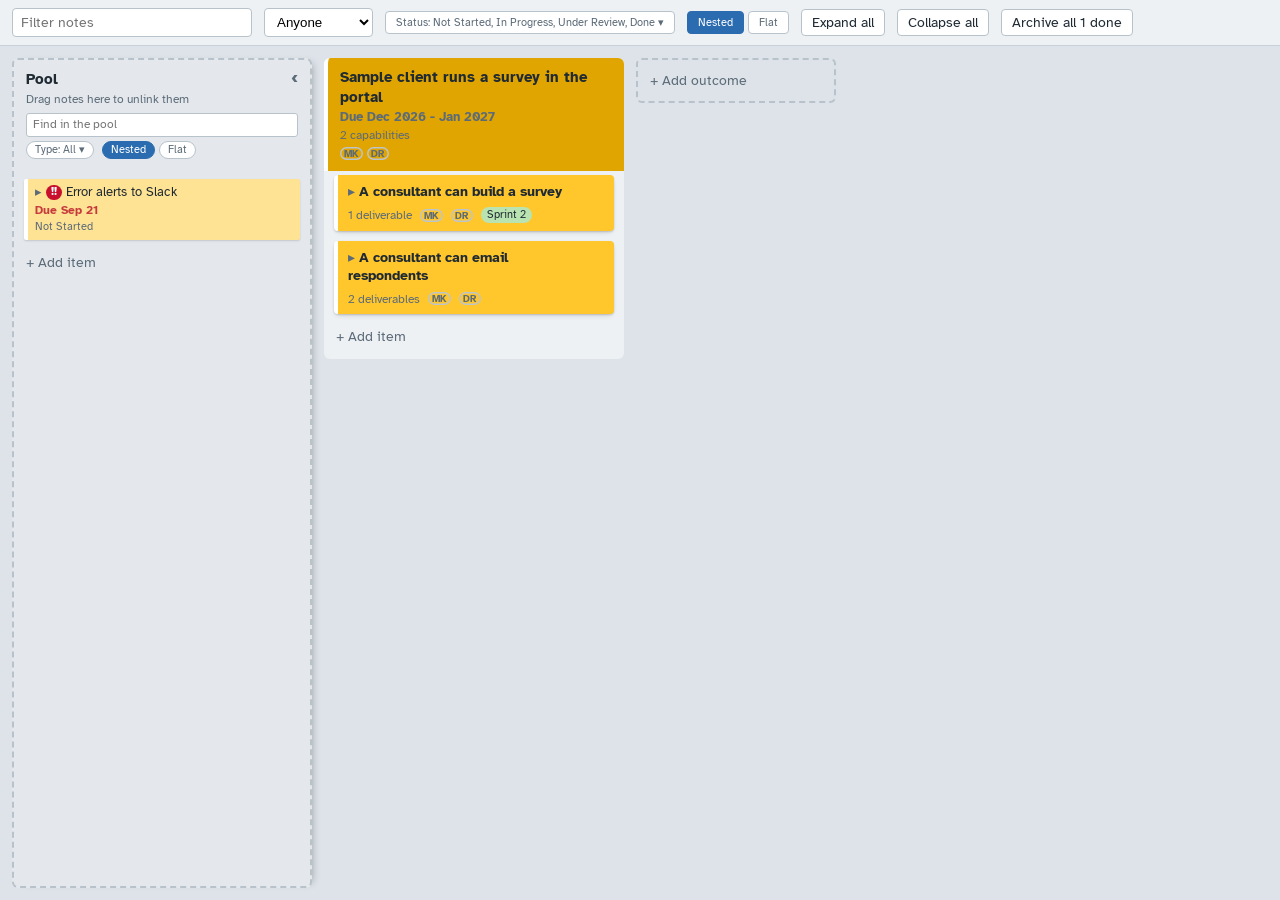
<file: outcome-board-dev/index.html>
<!doctype html>
<html lang="en">
  <head>
    <meta charset="utf-8" />
    <meta name="viewport" content="width=device-width, initial-scale=1" />
    <title>Link board</title>
    <link rel="preconnect" href="https://fonts.googleapis.com" />
    <link
      rel="stylesheet"
      href="https://fonts.googleapis.com/css2?family=Atkinson+Hyperlegible:ital,wght@0,400;0,700;1,400&display=swap"
    />
    <link rel="stylesheet" href="style.css" />
    <script src="https://docs.getgrist.com/grist-plugin-api.js"></script>
  </head>
  <body>
    <header class="toolbar">
      <input
        id="search"
        type="search"
        placeholder="Filter notes"
        aria-label="Filter notes"
      />
      <select id="who" aria-label="Show what someone is on">
        <option value="">Anyone</option>
      </select>
      <span id="statusMenu" data-hide="Dropped,Tabled,Paused,Archived"></span>
      <span class="type-chips">
        <button
          type="button"
          class="type-chip"
          data-listview="nested"
          aria-pressed="true"
          title="Each list shows its cards, with what's under them"
        >
          Nested
        </button>
        <button
          type="button"
          class="type-chip"
          data-listview="flat"
          aria-pressed="false"
          title="Each list shows everything under it that the filters let through, each on its own"
        >
          Flat
        </button>
      </span>
      <button id="expandAll" type="button">Expand all</button>
      <button id="collapseAll" type="button">Collapse all</button>
      <button id="archiveDone" type="button">Archive all done</button>
      <span id="archiveConfirm" class="archive-confirm" hidden></span>
      <span id="status" class="status" role="status" aria-live="polite"></span>
    </header>
    <main id="board" class="board" tabindex="-1"></main>
    <aside id="pane" class="pane" hidden></aside>
    <div id="toast" class="toast" role="status" aria-live="polite"></div>
    <script src="mock.js"></script>
    <script type="module" src="board.js"></script>
    <!-- index.html?test runs the tests (see test.js) -->
    <script type="module">
      if (new URLSearchParams(location.search).has("test")) import("./test.js");
    </script>
  </body>
</html>
</file>
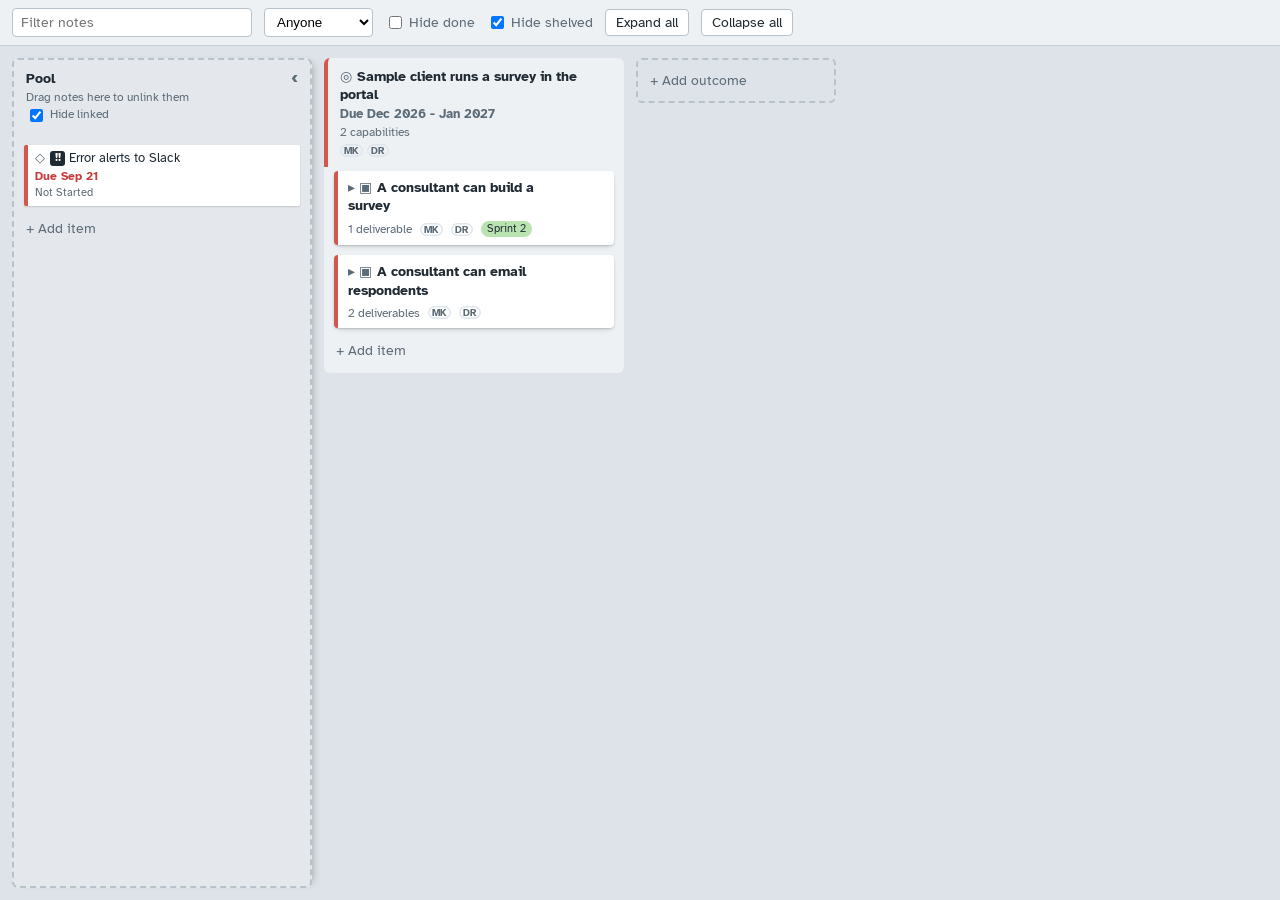
<file: outcome-board-spint-prog/index.html>
<!doctype html>
<html lang="en">
  <head>
    <meta charset="utf-8" />
    <meta name="viewport" content="width=device-width, initial-scale=1" />
    <title>Link board</title>
    <link rel="preconnect" href="https://fonts.googleapis.com" />
    <link
      rel="stylesheet"
      href="https://fonts.googleapis.com/css2?family=Atkinson+Hyperlegible:ital,wght@0,400;0,700;1,400&display=swap"
    />
    <link rel="stylesheet" href="style.css" />
    <script src="https://docs.getgrist.com/grist-plugin-api.js"></script>
  </head>
  <body>
    <header class="toolbar">
      <input
        id="search"
        type="search"
        placeholder="Filter notes"
        aria-label="Filter notes"
      />
      <select id="who" aria-label="Show what someone is on">
        <option value="">Anyone</option>
      </select>
      <label class="toggle"
        ><input id="hideDone" type="checkbox" /> Hide done</label
      >
      <label class="toggle" title="Hide tabled and archived items"
        ><input id="hideShelved" type="checkbox" checked /> Hide shelved</label
      >
      <button id="expandAll" type="button">Expand all</button>
      <button id="collapseAll" type="button">Collapse all</button>
      <span id="status" class="status" role="status" aria-live="polite"></span>
    </header>
    <main id="board" class="board" tabindex="-1"></main>
    <aside id="pane" class="pane" hidden></aside>
    <div id="toast" class="toast" role="status" aria-live="polite"></div>
    <script src="mock.js"></script>
    <script type="module" src="board.js"></script>
    <!-- index.html?test runs the tests (see test.js) -->
    <script type="module">
      if (new URLSearchParams(location.search).has("test")) import("./test.js");
    </script>
  </body>
</html>
</file>
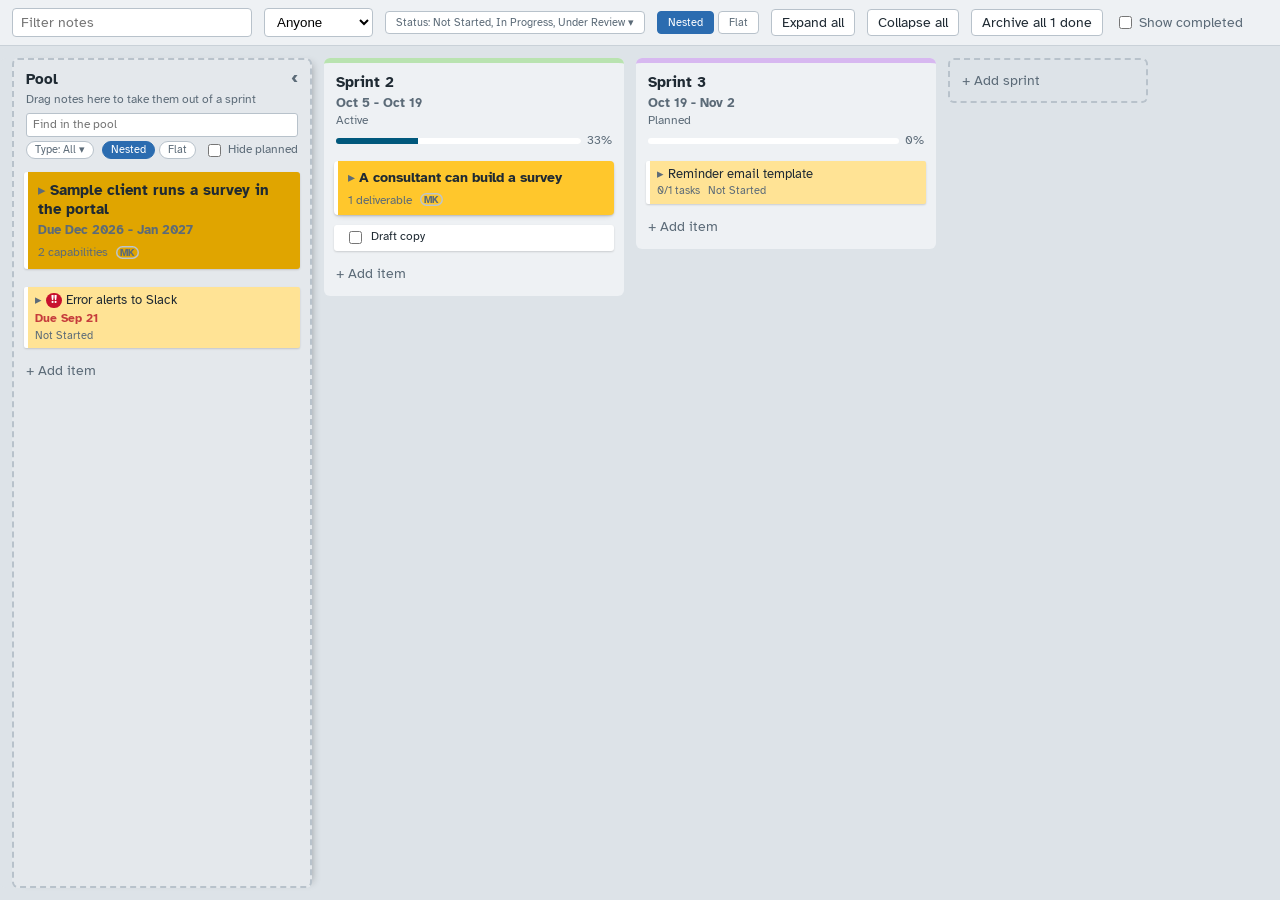
<file: outcome-board-dev/sprints.html>
<!doctype html>
<html lang="en">
  <head>
    <meta charset="utf-8" />
    <meta name="viewport" content="width=device-width, initial-scale=1" />
    <title>Sprints</title>
    <link rel="preconnect" href="https://fonts.googleapis.com" />
    <link
      rel="stylesheet"
      href="https://fonts.googleapis.com/css2?family=Atkinson+Hyperlegible:ital,wght@0,400;0,700;1,400&display=swap"
    />
    <link rel="stylesheet" href="style.css" />
    <script src="https://docs.getgrist.com/grist-plugin-api.js"></script>
  </head>
  <body class="sprints-page">
    <header class="toolbar">
      <input
        id="search"
        type="search"
        placeholder="Filter notes"
        aria-label="Filter notes"
      />
      <select id="who" aria-label="Show what someone is on">
        <option value="">Anyone</option>
      </select>
      <span
        id="statusMenu"
        data-hide="Dropped,Tabled,Paused,Done,Archived"
      ></span>
      <span class="type-chips">
        <button
          type="button"
          class="type-chip"
          data-listview="nested"
          aria-pressed="true"
          title="Each list shows its cards, with what's under them"
        >
          Nested
        </button>
        <button
          type="button"
          class="type-chip"
          data-listview="flat"
          aria-pressed="false"
          title="Each list shows everything under it that the filters let through, each on its own"
        >
          Flat
        </button>
      </span>
      <button id="expandAll" type="button">Expand all</button>
      <button id="collapseAll" type="button">Collapse all</button>
      <button id="archiveDone" type="button">Archive all done</button>
      <span id="archiveConfirm" class="archive-confirm" hidden></span>
      <label class="toggle"
        ><input id="showCompleted" type="checkbox" /> Show completed</label
      >
      <span id="status" class="status" role="status" aria-live="polite"></span>
    </header>
    <main id="board" class="board" tabindex="-1"></main>
    <aside id="pane" class="pane" hidden></aside>
    <div id="toast" class="toast" role="status" aria-live="polite"></div>
    <script src="mock.js"></script>
    <script type="module" src="sprints.js"></script>
    <!-- sprints.html?test runs the tests (see test.js) -->
    <script type="module">
      if (new URLSearchParams(location.search).has("test")) import("./test.js");
    </script>
  </body>
</html>
</file>
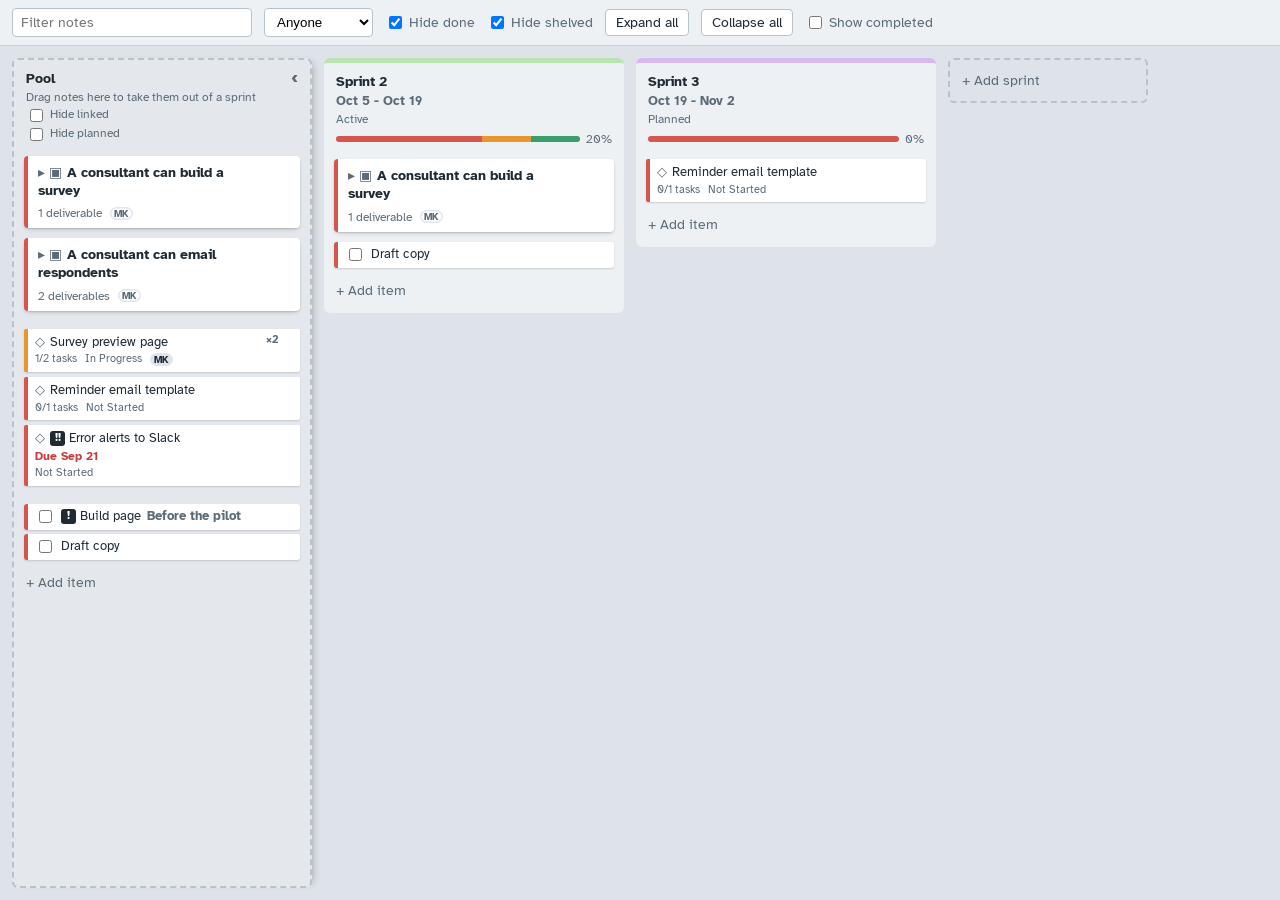
<file: outcome-board-spint-prog/sprints.html>
<!doctype html>
<html lang="en">
  <head>
    <meta charset="utf-8" />
    <meta name="viewport" content="width=device-width, initial-scale=1" />
    <title>Sprints</title>
    <link rel="preconnect" href="https://fonts.googleapis.com" />
    <link
      rel="stylesheet"
      href="https://fonts.googleapis.com/css2?family=Atkinson+Hyperlegible:ital,wght@0,400;0,700;1,400&display=swap"
    />
    <link rel="stylesheet" href="style.css" />
    <script src="https://docs.getgrist.com/grist-plugin-api.js"></script>
  </head>
  <body class="sprints-page">
    <header class="toolbar">
      <input
        id="search"
        type="search"
        placeholder="Filter notes"
        aria-label="Filter notes"
      />
      <select id="who" aria-label="Show what someone is on">
        <option value="">Anyone</option>
      </select>
      <label class="toggle"
        ><input id="hideDone" type="checkbox" checked /> Hide done</label
      >
      <label class="toggle" title="Hide tabled and archived items"
        ><input id="hideShelved" type="checkbox" checked /> Hide shelved</label
      >
      <button id="expandAll" type="button">Expand all</button>
      <button id="collapseAll" type="button">Collapse all</button>
      <label class="toggle"
        ><input id="showCompleted" type="checkbox" /> Show completed</label
      >
      <span id="status" class="status" role="status" aria-live="polite"></span>
    </header>
    <main id="board" class="board" tabindex="-1"></main>
    <aside id="pane" class="pane" hidden></aside>
    <div id="toast" class="toast" role="status" aria-live="polite"></div>
    <script src="mock.js"></script>
    <script type="module" src="sprints.js"></script>
    <!-- sprints.html?test runs the tests (see test.js) -->
    <script type="module">
      if (new URLSearchParams(location.search).has("test")) import("./test.js");
    </script>
  </body>
</html>
</file>
<file: outcome-board-dev/style.css>
:root {
  /* !important: grist-plugin-api.js sets color-scheme inline to match the Grist theme, which
     turns unstyled inputs dark gray; the widget's colors are all light. */
  color-scheme: light !important;
  --board: #dde3e8;
  --lane: #eef1f4;
  --ink: #1f2a33;
  --muted: #5c6b78;
  /* card backgrounds ramp by level so they're told apart: dark yellow (outcome) to white (task) */
  --card-o: #e0a500;
  --card-c: #ffc72c;
  --card-d: #ffe395;
  --card-t: #ffffff;
  --card-edge: #d5dbe0;
  --chip: #e8ecf0;
  --select: #2b6cb0;
  --danger: #c63c3c;
  /* item statuses, white (not started) to dark blue (done) */
  --st-not-started: #ffffff;
  --st-progress: #7fd6e3;
  --st-review: #00aec7;
  --st-done: #00587c;
  --st-dropped: #b8c2cb; /* gray: dropped work isn't on that scale */
  --urgent: #c8102e;
  font-family: "Atkinson Hyperlegible", "Segoe UI", system-ui, sans-serif;
  font-size: 14px;
  color: var(--ink);
}
* {
  box-sizing: border-box;
}
body {
  margin: 0;
  height: 100vh;
  display: flex;
  flex-direction: column;
  background: var(--board);
  overflow: hidden;
}
button,
input {
  font: inherit;
  color: inherit;
}
/* `ticked` text in names (see rich() in core.js) */
code {
  font-family: Consolas, "Cascadia Mono", ui-monospace, monospace;
  font-size: 0.92em;
  background: var(--ink);
  color: #fff;
  padding: 0 0.3em;
  border-radius: 3px;
  -webkit-box-decoration-break: clone;
  box-decoration-break: clone;
}

.toolbar {
  display: flex;
  flex-wrap: wrap;
  gap: 8px 12px;
  align-items: center;
  padding: 8px 12px;
  background: var(--lane);
  border-bottom: 1px solid #c9d1d8;
}
.toolbar input[type="search"],
.toolbar select {
  padding: 5px 8px;
  border: 1px solid #b8c2cb;
  border-radius: 4px;
  background: #fff;
}
.toolbar input[type="search"] {
  width: 240px;
}
.toolbar button {
  padding: 4px 10px;
  border: 1px solid #b8c2cb;
  border-radius: 4px;
  background: #fff;
  cursor: pointer;
}
/* "Archive done" (view.js archiveButton): its label says where, so a long name is cut short; and the
   question it asks first */
#archiveDone {
  max-width: 22em;
  overflow: hidden;
  text-overflow: ellipsis;
  white-space: nowrap;
}
.archive-confirm {
  display: flex;
  gap: 6px;
  align-items: center;
}
.archive-confirm[hidden] {
  display: none;
}
.archive-confirm .danger {
  background: var(--danger);
  border-color: var(--danger);
  color: #fff;
}
.toggle {
  display: flex;
  gap: 4px;
  align-items: center;
  color: var(--muted);
}
.status {
  margin-left: auto;
  color: var(--muted);
}

.board {
  flex: 1;
  transition: margin-right 0.15s;
  display: flex;
  gap: 12px;
  padding: 12px;
  overflow-x: auto;
  align-items: flex-start;
  outline: none;
}
.lane {
  flex: 0 0 300px;
  min-width: 0; /* every list stays 300px wide: what's in it wraps instead */
  overflow-wrap: anywhere; /* even a long unbroken word, e.g. a file name */
  max-height: 100%;
  display: flex;
  flex-direction: column;
  background: var(--lane);
  border-radius: 6px;
}
.lane.unlinked {
  background: #e4e8ec;
  border: 2px dashed #b8c2cb;
  position: sticky; /* the pool stays put while the other lists scroll sideways */
  left: 0;
  z-index: 1;
  align-self: stretch; /* full height, so nothing shows under it */
  box-shadow:
    -12px 0 0 var(--board),
    6px 0 8px -6px rgba(0, 0, 0, 0.3); /* the first covers the board's left margin */
}
.lane-head {
  padding: 10px 12px 8px;
  font-size: 15px;
  font-weight: 700;
  line-height: 1.3;
  cursor: pointer;
  border-radius: 6px 6px 0 0;
}
/* the pool's collapse button (at the pool's top right: the pool is position: sticky), and the strip
   it collapses to (view.js poolHTML) */
.pool-x {
  position: absolute;
  top: 6px;
  right: 6px;
  border: none;
  background: none;
  color: var(--muted);
  font-size: 18px;
  line-height: 1;
  padding: 2px 6px;
  border-radius: 3px;
  cursor: pointer;
}
.pool-x:hover {
  background: rgba(0, 0, 0, 0.08);
}
.lane.unlinked.closed {
  flex-basis: 36px;
}
.lane.unlinked.closed > .lane-head {
  flex: 1;
  display: flex;
  flex-direction: column;
  align-items: center;
  gap: 6px;
  padding: 8px 0;
  color: var(--muted);
  font-size: 16px;
}
.lane.unlinked.closed .name {
  writing-mode: vertical-rl;
  font-size: 14px;
}
.lane-head .sub {
  display: block;
  font-weight: 400;
  color: var(--muted);
  font-size: 12px;
  margin-top: 2px;
}
/* the pool's own search box, type chips, and Nested / Flat (view.js poolHTML) */
.pool-tools {
  display: flex;
  flex-wrap: wrap;
  align-items: center;
  gap: 4px 8px;
  margin-top: 6px;
  font-size: 12px;
  font-weight: 400;
  cursor: default;
}
/* the Type menu: a button, and the list of levels it opens (like a spreadsheet's column filter) */
.check-menu {
  position: relative;
}
.menu-list {
  position: absolute;
  top: calc(100% + 2px);
  left: 0;
  z-index: 5;
  display: flex;
  flex-direction: column;
  gap: 2px;
  padding: 6px 10px;
  background: #fff;
  border: 1px solid #b8c2cb;
  border-radius: 4px;
  box-shadow: 0 2px 8px rgba(0, 0, 0, 0.2);
  white-space: nowrap;
}
.menu-list label {
  display: flex;
  gap: 6px;
  align-items: center;
  cursor: pointer;
}
.pool-tools input[type="search"] {
  flex-basis: 100%;
  font: inherit;
  padding: 3px 6px;
  border: 1px solid #b8c2cb;
  border-radius: 3px;
}
.lane-body {
  flex: 1;
  overflow-y: auto;
  padding: 4px 10px 10px;
  min-height: 60px;
  display: flex;
  flex-direction: column;
  gap: 10px;
}
.lane-body > * {
  flex-shrink: 0; /* a long list scrolls; its notes never squash (and overlap) */
}
.add {
  border: none;
  background: none;
  color: var(--muted);
  text-align: left;
  padding: 4px 2px;
  cursor: pointer;
}
.add:hover {
  color: var(--ink);
}
.add-lane {
  flex: 0 0 200px;
  padding: 12px;
  border: 2px dashed #b8c2cb;
  border-radius: 6px;
  background: none;
  color: var(--muted);
  cursor: pointer;
  text-align: left;
}

/* Item cards go down in size and weight with the level: outcome (a list header, or a card on the
   sprints page), capability (a card with a bold title), deliverable (a smaller note), task (a row).
   Their backgrounds ramp from dark yellow to white by level; what's under a card is indented along a
   guide line. */
.lane-head[data-type="O"][data-status] {
  background: var(--card-o);
}
.cap {
  position: relative;
  background: var(--card-c);
  border-radius: 4px;
  box-shadow:
    0 1px 2px rgba(0, 0, 0, 0.15),
    0 3px 6px -3px rgba(0, 0, 0, 0.2);
  padding: 8px 10px 8px;
  cursor: grab;
}
.cap .dels,
.cap .trows {
  margin-left: 6px;
  padding-left: 8px;
  border-left: 1px solid var(--card-edge);
}
.cap-title {
  font-weight: 700;
  line-height: 1.3;
  padding-right: 36px;
}
.meta {
  display: flex;
  flex-wrap: wrap;
  gap: 8px;
  margin-top: 6px;
  font-size: 12px;
  color: var(--muted);
  align-items: center;
}
.pill {
  font-size: 11px;
  padding: 0 6px;
  border-radius: 8px;
  background: rgba(0, 0, 0, 0.08);
}
.pill.ok {
  background: #cfeedd;
  color: #1d6b45;
}
/* a shelved item (Tabled or Archived), when shown */
.shelved {
  opacity: 0.55;
}
.pill.shelf {
  background: none;
  border: 1px dashed currentColor;
  font-style: italic;
}
.copies {
  position: absolute;
  top: 6px;
  right: 26px;
  font-size: 11px;
  font-weight: 700;
  color: var(--muted);
}
.x {
  position: absolute;
  top: 3px;
  right: 4px;
  width: 20px;
  height: 20px;
  border: none;
  background: none;
  color: var(--muted);
  cursor: pointer;
  border-radius: 3px;
  line-height: 1;
  opacity: 0;
}
.cap:hover > .x,
.del:hover > .x,
.task:hover > .x,
.cap:focus-within > .x {
  opacity: 1;
}
.x:hover {
  background: rgba(0, 0, 0, 0.1);
  color: var(--ink);
}
.chev {
  border: none;
  background: none;
  cursor: pointer;
  padding: 0 4px 0 0;
  color: var(--muted);
}
.dels {
  display: flex;
  flex-direction: column;
  gap: 5px;
  margin-top: 8px;
  min-height: 8px;
}
/* tasks linked directly to a capability or outcome (rows like the sprints page's) */
.trows {
  display: flex;
  flex-direction: column;
  gap: 4px;
  margin-top: 8px;
}

/* Deliverable small note */
.del {
  position: relative;
  background: var(--card-d);
  border-radius: 2px;
  padding: 5px 24px 5px 7px;
  font-size: 13px;
  line-height: 1.3;
  box-shadow: 0 1px 2px rgba(0, 0, 0, 0.15);
  cursor: pointer;
}
.del[data-status="Done"] {
  border-left-color: var(--st-done);
  color: var(--muted);
}
.del .meta {
  margin-top: 2px;
  font-size: 11px;
}
.del .copies {
  top: 4px;
  right: 22px;
}
.del.open {
  box-shadow: 0 0 0 2px var(--select);
}

/* Urgency (view.js urgHTML): ! for Elevated, !! for High, in a small round red chip before the name;
   blank = normal. A deeper red than the statuses' pale colors. */
.urgmark {
  display: inline-block;
  min-width: 1.45em;
  margin-right: 4px;
  padding: 0 4px;
  border-radius: 999px;
  background: var(--urgent);
  color: #fff;
  font-size: 0.85em;
  font-weight: 700;
  line-height: 1.35;
  text-align: center;
  vertical-align: 1px;
}
/* Status bar at the left of an item's card, note, or row, and of an outcome list's header (core.js
   statusOf: blank counts as Not Started); a sprint's progress bar stacks the same colors */
/* A shelved status shows the color of where it stopped: Tabled as Not Started, Paused as In
   Progress, Archived as Done; Dropped is gray. */
[data-status="Not Started"],
[data-status="Tabled"] {
  --st: var(--st-not-started);
}
[data-status="In Progress"],
[data-status="Paused"] {
  --st: var(--st-progress);
}
[data-status="Under Review"] {
  --st: var(--st-review);
}
[data-status="Done"],
[data-status="Archived"] {
  --st: var(--st-done);
}
[data-status="Dropped"] {
  --st: var(--st-dropped);
}
.lane-head[data-status],
.ocard[data-status],
.cap[data-status],
.del[data-status],
.trow[data-status],
.task[data-status] {
  border-left: 4px solid var(--st);
}
.cap.open,
.lane-head.open {
  box-shadow: 0 0 0 2px var(--select);
}

.selected {
  outline: 2px solid var(--select);
  outline-offset: 2px;
}
.twin {
  outline: 2px dashed var(--select);
  outline-offset: 2px;
}

.selected {
  outline-offset: -2px;
}
.dragging {
  opacity: 0.4;
}
.lane-marker {
  flex: 0 0 4px;
  align-self: stretch;
  background: var(--select);
  border-radius: 2px;
  margin: 0 -8px;
}
.lane-head[data-drag] {
  cursor: grab;
}
.drop-marker {
  height: 3px;
  background: var(--select);
  border-radius: 2px;
  margin: -2px 0;
}
.drop-into {
  box-shadow: 0 0 0 2px var(--select) !important;
}
.hidden {
  display: none !important;
}

.pane[hidden] {
  display: none;
}
body.pane-open .board,
body.pane-open .toolbar {
  margin-right: 360px; /* keep clear of the side pane */
}
/* Task pane */
.pane {
  position: fixed;
  top: 0;
  right: 0;
  bottom: 0;
  width: 360px;
  background: #fff;
  border-left: 1px solid #c9d1d8;
  box-shadow: -6px 0 18px rgba(0, 0, 0, 0.12);
  display: flex;
  flex-direction: column;
}
.pane-head {
  padding: 14px 16px 10px;
  border-bottom: 1px solid #e3e7eb;
  position: relative;
}
.pane-head .x {
  opacity: 1;
  top: 10px;
  right: 10px;
}
textarea.title {
  display: block;
  width: calc(100% - 28px);
  font: inherit;
  font-size: 16px;
  font-weight: 700;
  line-height: 1.3;
  border: 1px solid transparent;
  border-radius: 4px;
  padding: 2px 4px;
  margin: 0 0 6px -5px;
  resize: none;
  overflow: hidden;
  background: transparent;
  color: var(--ink);
}
/* In-place naming: a new note (+ Add ...) or a renamed task */
textarea.draft {
  display: block;
  width: 100%;
  font: inherit;
  line-height: 1.3;
  border: 1px solid #b8c2cb;
  border-radius: 3px;
  padding: 2px 4px;
  background: #fff;
  resize: none;
  overflow: hidden;
  outline: none;
}
.cap > textarea.draft,
.lane-head textarea.draft {
  font-weight: 700;
}
.task textarea.draft {
  flex: 1;
}
textarea.title:hover {
  border-color: #d5dbe0;
}
textarea.title:focus {
  border-color: #b8c2cb;
  background: #fff;
  outline: none;
}
.kind {
  font-size: 11px;
  text-transform: uppercase;
  letter-spacing: 0.06em;
  color: var(--muted);
  margin-bottom: 2px;
}
.summary {
  font-size: 12px;
  color: var(--muted);
  margin-top: 6px;
  display: flex;
  gap: 6px;
}
.fields {
  display: grid;
  grid-template-columns: 1fr 1fr;
  gap: 10px 14px;
  margin-top: 12px;
}
.field {
  display: flex;
  flex-direction: column;
  gap: 2px;
  font-size: 12px;
  color: var(--muted);
}
.field input,
.field select {
  padding: 4px 6px;
  border: 1px solid #b8c2cb;
  border-radius: 4px;
  background: #fff;
  color: var(--ink);
  font-size: 13px;
}
/* a checklist task's urgency button: empty (normal), ! or !! (click to cycle) */
.urg {
  flex: 0 0 22px;
  height: 16px;
  margin-top: 1px;
  border: 1px solid #aab5bf;
  border-radius: 3px;
  background: #fff;
  cursor: pointer;
  padding: 0;
  font-size: 11px;
  font-weight: 700;
  line-height: 1;
}
.urg[data-u="Elevated"],
.urg[data-u="High"] {
  background: var(--urgent);
  border-color: var(--urgent);
  color: #fff;
}
.teff {
  width: 58px;
  padding: 1px 4px;
  border: 1px solid transparent;
  border-radius: 3px;
  font-size: 12px;
  background: transparent;
  color: var(--muted);
}
.task:hover .teff,
.teff:focus {
  border-color: #b8c2cb;
  background: #fff;
}
.task .name {
  flex: 1;
  cursor: pointer; /* opens the task's side pane */
}
.task .name:hover {
  text-decoration: underline;
}
.pane-note {
  font-size: 12px;
  color: var(--muted);
  white-space: pre-wrap;
  margin-top: 6px;
}
.chips {
  display: flex;
  flex-wrap: wrap;
  gap: 4px;
  margin-top: 6px;
}
.chip {
  font-size: 11px;
  background: var(--chip);
  padding: 1px 6px;
  border-radius: 3px;
}
.chip label {
  color: var(--muted);
  white-space: nowrap;
}
.chip [data-open] {
  border: none;
  background: none;
  padding: 0;
  font: inherit;
  color: inherit;
  cursor: pointer;
  text-align: left;
}
.chip [data-open]:hover {
  text-decoration: underline;
}
.chip input {
  margin: 0 1px 0 4px;
  vertical-align: -2px;
}
.trow .pill,
.task .pill {
  align-self: center; /* "optional" on a task row */
}
/* Sprint pills: one color per sprint; outlined = inherited from a parent */
.sp {
  display: inline-block;
  max-width: 10em;
  padding: 0 6px;
  border-radius: 8px;
  background: var(--sp);
  color: var(--ink);
  font-size: 11px;
  line-height: 16px;
  white-space: nowrap;
  overflow: hidden;
  text-overflow: ellipsis;
  vertical-align: middle;
}
.sp.via {
  background: none;
  box-shadow: inset 0 0 0 1.5px var(--sp);
  color: var(--muted);
}
.progress {
  display: flex;
  align-items: center;
  gap: 6px;
  margin-top: 4px;
  font-size: 12px;
  font-weight: 400;
  color: var(--muted);
}
.progress .bar {
  flex: 1;
  display: flex;
  height: 6px;
  border-radius: 3px;
  background: rgba(0, 0, 0, 0.08);
  overflow: hidden;
}
.progress .bar span {
  height: 100%;
  background: var(--st);
}
.lane-head .sp {
  margin: 4px 4px 0 0;
}
.sp-x {
  border: none;
  background: none;
  padding: 0 0 0 4px;
  color: inherit;
  cursor: pointer;
}
.sprints {
  display: flex;
  flex-wrap: wrap;
  gap: 6px;
  align-items: center;
  margin-top: 8px;
  font-size: 12px;
}
.sprints .label {
  color: var(--muted);
}
.sprints .sp {
  max-width: none;
}
.sprints textarea.draft {
  flex: 1;
  min-width: 10em;
  width: auto;
}
.sprints select {
  font: inherit;
}
.task {
  flex-wrap: wrap; /* the assign and sprint menus and pills drop to a second line when the row is full */
}
.task .name {
  flex: 1 1 8em;
}
/* initials of the people an item is assigned to */
.who {
  font-size: 10px;
  font-weight: 700;
  padding: 0 4px;
  border-radius: 8px;
  background: #bcc5ce; /* shows on every card color, white to dark yellow */
  color: var(--ink);
  align-self: center;
}
.who.via {
  background: none;
  box-shadow: inset 0 0 0 1.5px #bcc5ce;
  color: var(--muted);
}
.lane-head .who {
  margin-right: 4px;
}
.people {
  display: flex;
  gap: 12px;
  padding: 4px 0;
  color: var(--ink);
}
.field .people input {
  width: auto; /* checkboxes, not full-width text boxes */
  margin: 0 3px 0 0;
}
.tsprints {
  order: 1; /* after the trash button, so that stays on the first line */
  display: flex;
  flex-wrap: wrap;
  gap: 4px;
  align-items: center;
}
.task select {
  flex: none;
  max-width: 7.5em;
  font-size: 12px;
  border: 1px solid transparent;
  border-radius: 3px;
  background: transparent;
  color: var(--muted);
}
.task:hover select,
.task select:focus {
  border-color: #b8c2cb;
  background: #fff;
}
.tasks {
  flex: 1;
  overflow-y: auto;
  padding: 8px 10px;
  display: flex;
  flex-direction: column;
  gap: 2px;
}
.task {
  position: relative;
  display: flex;
  gap: 8px;
  align-items: flex-start;
  padding: 5px 26px 5px 6px;
  font-size: 13px;
  border-radius: 3px;
  cursor: grab;
}
.task:hover {
  background: #f2f4f6;
}
.task input {
  margin-top: 2px;
}
.task.done .name {
  text-decoration: line-through;
  color: var(--muted);
}
.task.hit {
  background: #d6e6f7; /* matches the filter */
}
.trash {
  flex: 0 0 18px;
  height: 18px;
  padding: 0;
  border: none;
  background: none;
  color: var(--muted);
  cursor: pointer;
  opacity: 0;
}
.task:hover > .trash,
.trash:focus {
  opacity: 1;
}
.trash:hover {
  color: var(--danger);
}
/* Delete: pane footer button and the inline confirmation (pane or task row) */
.pane-foot {
  margin-top: auto;
  padding: 8px 16px 12px;
  border-top: 1px solid #e3e7eb;
}
.danger-link {
  padding: 0;
  border: none;
  background: none;
  color: var(--danger);
  font-size: 13px;
  cursor: pointer;
}
.danger-link:hover {
  text-decoration: underline;
}
.confirm {
  flex: 1;
  display: flex;
  flex-wrap: wrap;
  gap: 6px;
  align-items: center;
}
.confirm span {
  flex-basis: 100%;
}
.confirm button {
  padding: 3px 10px;
  border: 1px solid #b8c2cb;
  border-radius: 4px;
  background: #fff;
  cursor: pointer;
}
.confirm button.danger {
  background: var(--danger);
  border-color: var(--danger);
  color: #fff;
}
.task .copies {
  top: 6px;
  right: 24px;
}
.pane form {
  padding: 10px;
  border-top: 1px solid #e3e7eb;
}
.pane form input {
  width: 100%;
  padding: 6px 8px;
  border: 1px solid #b8c2cb;
  border-radius: 4px;
}
.empty {
  color: var(--muted);
  padding: 8px 6px;
}

.toast {
  position: fixed;
  left: 50%;
  bottom: 16px;
  transform: translateX(-50%);
  background: var(--ink);
  color: #fff;
  padding: 8px 14px;
  border-radius: 4px;
  font-size: 13px;
  opacity: 0;
  pointer-events: none;
  transition: opacity 0.15s;
  max-width: 80vw;
}
.toast.show {
  opacity: 1;
}
:focus-visible {
  outline: 2px solid var(--select);
  outline-offset: 2px;
}
@media (prefers-reduced-motion: reduce) {
  .toast,
  .board {
    transition: none;
  }
}
.task .copies {
  position: static;
  font-size: 11px;
  font-weight: 700;
  color: var(--muted);
  margin-top: 2px;
}
.field {
  min-width: 0;
}
.field input,
.field select {
  width: 100%;
  min-width: 0;
}
.del:has(> .copies) {
  padding-right: 44px;
}
.metrics {
  display: flex;
  gap: 6px;
  margin-top: 3px;
  font-size: 12px;
  color: var(--muted);
}
.del .metrics {
  font-size: 11px;
  margin-top: 1px;
}
.metrics .dot {
  opacity: 0.6;
}

/* Sprints page */
.sprint .lane-head {
  border-top: 5px solid var(--sp);
}
.sprint .lane-body > .dels {
  margin-top: 0;
}
.sprint .cap .del > .x {
  display: none; /* inherited from the capability: take that out of the sprint instead */
}
.ocard:hover > .x,
.trow:hover > .x {
  opacity: 1;
}
.ocard,
.trow {
  position: relative;
  background: var(--card-o);
  border-radius: 3px;
  box-shadow: 0 1px 2px rgba(0, 0, 0, 0.15);
  cursor: pointer;
}
.ocard {
  padding: 9px 26px 9px 10px;
  font-size: 15px;
  font-weight: 700;
  line-height: 1.3;
}
.ocard .meta {
  font-weight: 400;
}
/* what an outcome card shows when it's open (view.js ocardHTML) */
.ocard .obody {
  display: flex;
  flex-direction: column;
  gap: 10px;
  margin-top: 8px;
  font-weight: 400;
}
.ocard.open,
.trow.open {
  box-shadow: 0 0 0 2px var(--select);
}
.trow {
  background: var(--card-t);
  display: flex;
  flex-wrap: wrap; /* when the row is narrow, what follows the name drops to a second line */
  gap: 2px 6px;
  align-items: flex-start;
  padding: 4px 26px 4px 7px;
  font-size: 12px;
}
.trow .name {
  flex: 1 1 8em;
}
.trow input {
  margin-top: 2px;
}
.trow.done .name {
  text-decoration: line-through;
  color: var(--muted);
}
/* "+ Add item" on a sprint: type chips over a name box */
.additem {
  display: flex;
  flex-direction: column;
  gap: 4px;
}
.type-chips {
  display: flex;
  flex-wrap: wrap;
  gap: 4px;
}
.type-chip {
  font: inherit;
  font-size: 11px;
  padding: 1px 8px;
  border: 1px solid #b8c2cb;
  border-radius: 10px;
  background: #fff;
  color: var(--muted);
  cursor: pointer;
}
.type-chip[aria-pressed="true"] {
  background: var(--select);
  border-color: var(--select);
  color: #fff;
}
.additem input {
  font: inherit;
  padding: 4px 6px;
  border: 1px solid #b8c2cb;
  border-radius: 3px;
}
/* when an item is due; red once overdue */
.due {
  white-space: nowrap;
}
.tsprints .due {
  font-size: 12px;
  color: var(--muted);
}
/* on its own line under the title of an outcome list, card, or note (and a sprint's dates) */
.lane-head > .due,
.lane-head > .dates,
.cap > .due,
.ocard > .due,
.del > .due {
  display: block;
  margin-top: 2px;
  font-size: 13px;
  font-weight: 700;
  color: var(--muted);
}
.del > .due {
  font-size: 12px;
}
.trow > .due {
  font-weight: 700;
  color: var(--muted);
}
.due.late {
  color: var(--danger);
  font-weight: 700;
}
/* the sprints page shows an item's sprints by the list it's in, so the notes don't repeat them */
.sprints-page #board .sp {
  display: none;
}

/* Dragging (view.js): the copy of the note that follows the pointer, and the pointer, which shows
   when the note can't be dropped where it is */
.ghost {
  position: fixed;
  top: 0;
  left: 0;
  z-index: 10;
  margin: 0;
  opacity: 0.85;
  pointer-events: none;
  box-shadow: 0 6px 18px rgba(0, 0, 0, 0.25);
}
.lane-head.ghost {
  background: var(--lane);
}
.drag-on,
.drag-on * {
  cursor: grabbing !important;
}
.drag-on.no-drop,
.drag-on.no-drop * {
  cursor: no-drop !important;
}
</file>
<file: outcome-board-spint-prog/style.css>
:root {
  /* !important: grist-plugin-api.js sets color-scheme inline to match the Grist theme, which
     turns unstyled inputs dark gray; the widget's colors are all light. */
  color-scheme: light !important;
  --board: #dde3e8;
  --lane: #eef1f4;
  --ink: #1f2a33;
  --muted: #5c6b78;
  /* cards are neutral (colors are statuses): white, with a gray outcome card and guide lines */
  --card: #ffffff;
  --card-edge: #d5dbe0;
  --outcome: #e2e7ec;
  --chip: #e8ecf0;
  --select: #2b6cb0;
  --danger: #c63c3c;
  /* item statuses, red (not started) to green (done) */
  --st-not-started: #d4574e;
  --st-progress: #e8962e;
  --st-review: #a3b83a;
  --st-done: #3a9d6c;
  font-family: "Atkinson Hyperlegible", "Segoe UI", system-ui, sans-serif;
  font-size: 14px;
  color: var(--ink);
}
* {
  box-sizing: border-box;
}
body {
  margin: 0;
  height: 100vh;
  display: flex;
  flex-direction: column;
  background: var(--board);
  overflow: hidden;
}
button,
input {
  font: inherit;
  color: inherit;
}

.toolbar {
  display: flex;
  flex-wrap: wrap;
  gap: 8px 12px;
  align-items: center;
  padding: 8px 12px;
  background: var(--lane);
  border-bottom: 1px solid #c9d1d8;
}
.toolbar input[type="search"],
.toolbar select {
  padding: 5px 8px;
  border: 1px solid #b8c2cb;
  border-radius: 4px;
  background: #fff;
}
.toolbar input[type="search"] {
  width: 240px;
}
.toolbar button {
  padding: 4px 10px;
  border: 1px solid #b8c2cb;
  border-radius: 4px;
  background: #fff;
  cursor: pointer;
}
.toggle {
  display: flex;
  gap: 4px;
  align-items: center;
  color: var(--muted);
}
.status {
  margin-left: auto;
  color: var(--muted);
}

.board {
  flex: 1;
  transition: margin-right 0.15s;
  display: flex;
  gap: 12px;
  padding: 12px;
  overflow-x: auto;
  align-items: flex-start;
  outline: none;
}
.lane {
  flex: 0 0 300px;
  max-height: 100%;
  display: flex;
  flex-direction: column;
  background: var(--lane);
  border-radius: 6px;
}
.lane.unlinked {
  background: #e4e8ec;
  border: 2px dashed #b8c2cb;
  position: sticky; /* the pool stays put while the other lists scroll sideways */
  left: 0;
  z-index: 1;
  align-self: stretch; /* full height, so nothing shows under it */
  box-shadow:
    -12px 0 0 var(--board),
    6px 0 8px -6px rgba(0, 0, 0, 0.3); /* the first covers the board's left margin */
}
.lane-head {
  padding: 10px 12px 8px;
  font-weight: 700;
  line-height: 1.3;
  cursor: pointer;
  border-radius: 6px 6px 0 0;
}
/* the pool's collapse button (at the pool's top right: the pool is position: sticky), and the strip
   it collapses to (view.js poolHTML) */
.pool-x {
  position: absolute;
  top: 6px;
  right: 6px;
  border: none;
  background: none;
  color: var(--muted);
  font-size: 18px;
  line-height: 1;
  padding: 2px 6px;
  border-radius: 3px;
  cursor: pointer;
}
.pool-x:hover {
  background: rgba(0, 0, 0, 0.08);
}
.lane.unlinked.closed {
  flex-basis: 36px;
}
.lane.unlinked.closed > .lane-head {
  flex: 1;
  display: flex;
  flex-direction: column;
  align-items: center;
  gap: 6px;
  padding: 8px 0;
  color: var(--muted);
  font-size: 16px;
}
.lane.unlinked.closed .name {
  writing-mode: vertical-rl;
  font-size: 14px;
}
.lane-head .sub {
  display: block;
  font-weight: 400;
  color: var(--muted);
  font-size: 12px;
  margin-top: 2px;
}
.lane-body {
  flex: 1;
  overflow-y: auto;
  padding: 4px 10px 10px;
  min-height: 60px;
  display: flex;
  flex-direction: column;
  gap: 10px;
}
.lane-body > * {
  flex-shrink: 0; /* a long list scrolls; its notes never squash (and overlap) */
}
.add {
  border: none;
  background: none;
  color: var(--muted);
  text-align: left;
  padding: 4px 2px;
  cursor: pointer;
}
.add:hover {
  color: var(--ink);
}
.add-lane {
  flex: 0 0 200px;
  padding: 12px;
  border: 2px dashed #b8c2cb;
  border-radius: 6px;
  background: none;
  color: var(--muted);
  cursor: pointer;
  text-align: left;
}

/* Item cards go down in size and weight with the level: outcome (a list header, or a gray card on the
   sprints page), capability (a card with a bold title), deliverable (a smaller note), task (a row).
   Each starts with its type mark (view.js typeHTML); what's under a card is indented along a guide
   line. */
.ticon {
  margin-right: 5px;
  color: var(--muted);
  font-weight: 400;
}
.cap {
  position: relative;
  background: var(--card);
  border-radius: 4px;
  box-shadow:
    0 1px 2px rgba(0, 0, 0, 0.15),
    0 3px 6px -3px rgba(0, 0, 0, 0.2);
  padding: 8px 10px 8px;
  cursor: grab;
}
.cap .dels,
.cap .trows {
  margin-left: 6px;
  padding-left: 8px;
  border-left: 1px solid var(--card-edge);
}
.cap-title {
  font-weight: 700;
  line-height: 1.3;
  padding-right: 36px;
}
.meta {
  display: flex;
  flex-wrap: wrap;
  gap: 8px;
  margin-top: 6px;
  font-size: 12px;
  color: var(--muted);
  align-items: center;
}
.pill {
  font-size: 11px;
  padding: 0 6px;
  border-radius: 8px;
  background: rgba(0, 0, 0, 0.08);
}
.pill.ok {
  background: #cfeedd;
  color: #1d6b45;
}
/* a shelved item (Tabled or Archived), when shown */
.shelved {
  opacity: 0.55;
}
.pill.shelf {
  background: none;
  border: 1px dashed currentColor;
  font-style: italic;
}
.copies {
  position: absolute;
  top: 6px;
  right: 26px;
  font-size: 11px;
  font-weight: 700;
  color: var(--muted);
}
.x {
  position: absolute;
  top: 3px;
  right: 4px;
  width: 20px;
  height: 20px;
  border: none;
  background: none;
  color: var(--muted);
  cursor: pointer;
  border-radius: 3px;
  line-height: 1;
  opacity: 0;
}
.cap:hover > .x,
.del:hover > .x,
.task:hover > .x,
.cap:focus-within > .x {
  opacity: 1;
}
.x:hover {
  background: rgba(0, 0, 0, 0.1);
  color: var(--ink);
}
.chev {
  border: none;
  background: none;
  cursor: pointer;
  padding: 0 4px 0 0;
  color: var(--muted);
}
.dels {
  display: flex;
  flex-direction: column;
  gap: 5px;
  margin-top: 8px;
  min-height: 8px;
}
/* tasks linked directly to a capability or outcome (rows like the sprints page's) */
.trows {
  display: flex;
  flex-direction: column;
  gap: 4px;
  margin-top: 8px;
}

/* Deliverable small note */
.del {
  position: relative;
  background: var(--card);
  border-radius: 2px;
  padding: 5px 24px 5px 7px;
  font-size: 13px;
  line-height: 1.3;
  box-shadow: 0 1px 2px rgba(0, 0, 0, 0.15);
  cursor: pointer;
}
.del[data-status="Done"] {
  border-left-color: var(--st-done);
  color: var(--muted);
}
.del .meta {
  margin-top: 2px;
  font-size: 11px;
}
.del .copies {
  top: 4px;
  right: 22px;
}
.del.open {
  box-shadow: 0 0 0 2px var(--select);
}

/* Urgency (view.js urgHTML): ! for Elevated, !! for High, before the name; blank = normal. In ink,
   not color: colors are statuses. */
.urgmark {
  display: inline-block;
  min-width: 1.4em;
  margin-right: 4px;
  padding: 0 3px;
  border-radius: 3px;
  background: var(--ink);
  color: #fff;
  font-size: 0.85em;
  font-weight: 700;
  line-height: 1.35;
  text-align: center;
  vertical-align: 1px;
}
/* Status bar at the left of an item's card, note, or row, and of an outcome list's header (core.js
   statusOf: blank counts as Not Started); a sprint's progress bar stacks the same colors */
[data-status="Not Started"] {
  --st: var(--st-not-started);
}
[data-status="In Progress"] {
  --st: var(--st-progress);
}
[data-status="Review"] {
  --st: var(--st-review);
}
[data-status="Done"] {
  --st: var(--st-done);
}
.lane-head[data-status],
.ocard[data-status],
.cap[data-status],
.del[data-status],
.trow[data-status],
.task[data-status] {
  border-left: 4px solid var(--st);
}
.cap.open,
.lane-head.open {
  box-shadow: 0 0 0 2px var(--select);
}

.selected {
  outline: 2px solid var(--select);
  outline-offset: 2px;
}
.twin {
  outline: 2px dashed var(--select);
  outline-offset: 2px;
}

.selected {
  outline-offset: -2px;
}
.dragging {
  opacity: 0.4;
}
.lane-marker {
  flex: 0 0 4px;
  align-self: stretch;
  background: var(--select);
  border-radius: 2px;
  margin: 0 -8px;
}
.lane-head[data-drag] {
  cursor: grab;
}
.drop-marker {
  height: 3px;
  background: var(--select);
  border-radius: 2px;
  margin: -2px 0;
}
.drop-into {
  box-shadow: 0 0 0 2px var(--select) !important;
}
.hidden {
  display: none !important;
}

.pane[hidden] {
  display: none;
}
body.pane-open .board,
body.pane-open .toolbar {
  margin-right: 360px; /* keep clear of the side pane */
}
/* Task pane */
.pane {
  position: fixed;
  top: 0;
  right: 0;
  bottom: 0;
  width: 360px;
  background: #fff;
  border-left: 1px solid #c9d1d8;
  box-shadow: -6px 0 18px rgba(0, 0, 0, 0.12);
  display: flex;
  flex-direction: column;
}
.pane-head {
  padding: 14px 16px 10px;
  border-bottom: 1px solid #e3e7eb;
  position: relative;
}
.pane-head .x {
  opacity: 1;
  top: 10px;
  right: 10px;
}
textarea.title {
  display: block;
  width: calc(100% - 28px);
  font: inherit;
  font-size: 16px;
  font-weight: 700;
  line-height: 1.3;
  border: 1px solid transparent;
  border-radius: 4px;
  padding: 2px 4px;
  margin: 0 0 6px -5px;
  resize: none;
  overflow: hidden;
  background: transparent;
  color: var(--ink);
}
/* In-place naming: a new note (+ Add ...) or a renamed task */
textarea.draft {
  display: block;
  width: 100%;
  font: inherit;
  line-height: 1.3;
  border: 1px solid #b8c2cb;
  border-radius: 3px;
  padding: 2px 4px;
  background: #fff;
  resize: none;
  overflow: hidden;
  outline: none;
}
.cap > textarea.draft,
.lane-head textarea.draft {
  font-weight: 700;
}
.task textarea.draft {
  flex: 1;
}
textarea.title:hover {
  border-color: #d5dbe0;
}
textarea.title:focus {
  border-color: #b8c2cb;
  background: #fff;
  outline: none;
}
.kind {
  font-size: 11px;
  text-transform: uppercase;
  letter-spacing: 0.06em;
  color: var(--muted);
  margin-bottom: 2px;
}
.summary {
  font-size: 12px;
  color: var(--muted);
  margin-top: 6px;
  display: flex;
  gap: 6px;
}
.fields {
  display: grid;
  grid-template-columns: 1fr 1fr;
  gap: 10px 14px;
  margin-top: 12px;
}
.field {
  display: flex;
  flex-direction: column;
  gap: 2px;
  font-size: 12px;
  color: var(--muted);
}
.field input,
.field select {
  padding: 4px 6px;
  border: 1px solid #b8c2cb;
  border-radius: 4px;
  background: #fff;
  color: var(--ink);
  font-size: 13px;
}
/* a checklist task's urgency button: empty (normal), ! or !! (click to cycle) */
.urg {
  flex: 0 0 22px;
  height: 16px;
  margin-top: 1px;
  border: 1px solid #aab5bf;
  border-radius: 3px;
  background: #fff;
  cursor: pointer;
  padding: 0;
  font-size: 11px;
  font-weight: 700;
  line-height: 1;
}
.urg[data-u="Elevated"],
.urg[data-u="High"] {
  background: var(--ink);
  border-color: var(--ink);
  color: #fff;
}
.teff {
  width: 58px;
  padding: 1px 4px;
  border: 1px solid transparent;
  border-radius: 3px;
  font-size: 12px;
  background: transparent;
  color: var(--muted);
}
.task:hover .teff,
.teff:focus {
  border-color: #b8c2cb;
  background: #fff;
}
.task .name {
  flex: 1;
}
.pane-note {
  font-size: 12px;
  color: var(--muted);
  white-space: pre-wrap;
  margin-top: 6px;
}
.chips {
  display: flex;
  flex-wrap: wrap;
  gap: 4px;
  margin-top: 6px;
}
.chip {
  font-size: 11px;
  background: var(--chip);
  padding: 1px 6px;
  border-radius: 3px;
}
.chip label {
  color: var(--muted);
  white-space: nowrap;
}
.chip input {
  margin: 0 1px 0 4px;
  vertical-align: -2px;
}
.trow .pill,
.task .pill {
  align-self: center; /* "optional" on a task row */
}
/* Sprint pills: one color per sprint; outlined = inherited from a parent */
.sp {
  display: inline-block;
  max-width: 10em;
  padding: 0 6px;
  border-radius: 8px;
  background: var(--sp);
  color: var(--ink);
  font-size: 11px;
  line-height: 16px;
  white-space: nowrap;
  overflow: hidden;
  text-overflow: ellipsis;
  vertical-align: middle;
}
.sp.via {
  background: none;
  box-shadow: inset 0 0 0 1.5px var(--sp);
  color: var(--muted);
}
.progress {
  display: flex;
  align-items: center;
  gap: 6px;
  margin-top: 4px;
  font-size: 12px;
  font-weight: 400;
  color: var(--muted);
}
.progress .bar {
  flex: 1;
  display: flex;
  height: 6px;
  border-radius: 3px;
  background: rgba(0, 0, 0, 0.08);
  overflow: hidden;
}
.progress .bar span {
  height: 100%;
  background: var(--st);
}
.lane-head .sp {
  margin: 4px 4px 0 0;
}
.sp-x {
  border: none;
  background: none;
  padding: 0 0 0 4px;
  color: inherit;
  cursor: pointer;
}
.sprints {
  display: flex;
  flex-wrap: wrap;
  gap: 6px;
  align-items: center;
  margin-top: 8px;
  font-size: 12px;
}
.sprints .label {
  color: var(--muted);
}
.sprints .sp {
  max-width: none;
}
.sprints textarea.draft {
  flex: 1;
  min-width: 10em;
  width: auto;
}
.sprints select {
  font: inherit;
}
.task {
  flex-wrap: wrap; /* the assign and sprint menus and pills drop to a second line when the row is full */
}
.task .name {
  flex: 1 1 8em;
}
/* initials of the people an item is assigned to */
.who {
  font-size: 10px;
  font-weight: 700;
  padding: 0 4px;
  border-radius: 8px;
  background: #dfe5ec;
  color: var(--ink);
  align-self: center;
}
.who.via {
  background: none;
  box-shadow: inset 0 0 0 1.5px #dfe5ec;
  color: var(--muted);
}
.lane-head .who {
  margin-right: 4px;
}
.people {
  display: flex;
  gap: 12px;
  padding: 4px 0;
  color: var(--ink);
}
.field .people input {
  width: auto; /* checkboxes, not full-width text boxes */
  margin: 0 3px 0 0;
}
.tsprints {
  order: 1; /* after the trash button, so that stays on the first line */
  display: flex;
  flex-wrap: wrap;
  gap: 4px;
  align-items: center;
}
.task select {
  flex: none;
  max-width: 7.5em;
  font-size: 12px;
  border: 1px solid transparent;
  border-radius: 3px;
  background: transparent;
  color: var(--muted);
}
.task:hover select,
.task select:focus {
  border-color: #b8c2cb;
  background: #fff;
}
.tasks {
  flex: 1;
  overflow-y: auto;
  padding: 8px 10px;
  display: flex;
  flex-direction: column;
  gap: 2px;
}
.task {
  position: relative;
  display: flex;
  gap: 8px;
  align-items: flex-start;
  padding: 5px 26px 5px 6px;
  border-radius: 3px;
  cursor: grab;
}
.task:hover {
  background: #f2f4f6;
}
.task input {
  margin-top: 2px;
}
.task.done .name {
  text-decoration: line-through;
  color: var(--muted);
}
.task.hit {
  background: #d6e6f7; /* matches the filter */
}
.trash {
  flex: 0 0 18px;
  height: 18px;
  padding: 0;
  border: none;
  background: none;
  color: var(--muted);
  cursor: pointer;
  opacity: 0;
}
.task:hover > .trash,
.trash:focus {
  opacity: 1;
}
.trash:hover {
  color: var(--danger);
}
/* Delete: pane footer button and the inline confirmation (pane or task row) */
.pane-foot {
  margin-top: auto;
  padding: 8px 16px 12px;
  border-top: 1px solid #e3e7eb;
}
.danger-link {
  padding: 0;
  border: none;
  background: none;
  color: var(--danger);
  font-size: 13px;
  cursor: pointer;
}
.danger-link:hover {
  text-decoration: underline;
}
.confirm {
  flex: 1;
  display: flex;
  flex-wrap: wrap;
  gap: 6px;
  align-items: center;
}
.confirm span {
  flex-basis: 100%;
}
.confirm button {
  padding: 3px 10px;
  border: 1px solid #b8c2cb;
  border-radius: 4px;
  background: #fff;
  cursor: pointer;
}
.confirm button.danger {
  background: var(--danger);
  border-color: var(--danger);
  color: #fff;
}
.task .copies {
  top: 6px;
  right: 24px;
}
.pane form {
  padding: 10px;
  border-top: 1px solid #e3e7eb;
}
.pane form input {
  width: 100%;
  padding: 6px 8px;
  border: 1px solid #b8c2cb;
  border-radius: 4px;
}
.empty {
  color: var(--muted);
  padding: 8px 6px;
}

.toast {
  position: fixed;
  left: 50%;
  bottom: 16px;
  transform: translateX(-50%);
  background: var(--ink);
  color: #fff;
  padding: 8px 14px;
  border-radius: 4px;
  font-size: 13px;
  opacity: 0;
  pointer-events: none;
  transition: opacity 0.15s;
  max-width: 80vw;
}
.toast.show {
  opacity: 1;
}
:focus-visible {
  outline: 2px solid var(--select);
  outline-offset: 2px;
}
@media (prefers-reduced-motion: reduce) {
  .toast,
  .board {
    transition: none;
  }
}
.task .copies {
  position: static;
  font-size: 11px;
  font-weight: 700;
  color: var(--muted);
  margin-top: 2px;
}
.field {
  min-width: 0;
}
.field input,
.field select {
  width: 100%;
  min-width: 0;
}
.del:has(> .copies) {
  padding-right: 44px;
}
.metrics {
  display: flex;
  gap: 6px;
  margin-top: 3px;
  font-size: 12px;
  color: var(--muted);
}
.del .metrics {
  font-size: 11px;
  margin-top: 1px;
}
.metrics .dot {
  opacity: 0.6;
}

/* Sprints page */
.sprint .lane-head {
  border-top: 5px solid var(--sp);
}
.sprint .lane-body > .dels {
  margin-top: 0;
}
.sprint .cap .del > .x {
  display: none; /* inherited from the capability: take that out of the sprint instead */
}
.ocard:hover > .x,
.trow:hover > .x {
  opacity: 1;
}
.ocard,
.trow {
  position: relative;
  background: #fff;
  border-radius: 3px;
  box-shadow: 0 1px 2px rgba(0, 0, 0, 0.15);
  cursor: pointer;
}
.ocard {
  padding: 9px 26px 9px 10px;
  background: var(--outcome);
  font-size: 15px;
  font-weight: 700;
  line-height: 1.3;
}
.ocard .meta {
  font-weight: 400;
}
.ocard.open,
.trow.open {
  box-shadow: 0 0 0 2px var(--select);
}
.trow {
  display: flex;
  gap: 6px;
  align-items: flex-start;
  padding: 4px 26px 4px 7px;
  font-size: 13px;
}
.trow input {
  margin-top: 2px;
}
.trow.done .name {
  text-decoration: line-through;
  color: var(--muted);
}
/* "+ Add item" on a sprint: type chips over a name box */
.additem {
  display: flex;
  flex-direction: column;
  gap: 4px;
}
.type-chips {
  display: flex;
  flex-wrap: wrap;
  gap: 4px;
}
.type-chip {
  font: inherit;
  font-size: 11px;
  padding: 1px 8px;
  border: 1px solid #b8c2cb;
  border-radius: 10px;
  background: #fff;
  color: var(--muted);
  cursor: pointer;
}
.type-chip[aria-pressed="true"] {
  background: var(--select);
  border-color: var(--select);
  color: #fff;
}
.additem input {
  font: inherit;
  padding: 4px 6px;
  border: 1px solid #b8c2cb;
  border-radius: 3px;
}
/* when an item is due; red once overdue */
.due {
  white-space: nowrap;
}
.tsprints .due {
  font-size: 12px;
  color: var(--muted);
}
/* on its own line under the title of an outcome list, card, or note (and a sprint's dates) */
.lane-head > .due,
.lane-head > .dates,
.cap > .due,
.ocard > .due,
.del > .due {
  display: block;
  margin-top: 2px;
  font-size: 13px;
  font-weight: 700;
  color: var(--muted);
}
.del > .due {
  font-size: 12px;
}
.trow > .due {
  font-weight: 700;
  color: var(--muted);
}
.due.late {
  color: var(--danger);
  font-weight: 700;
}
/* the sprints page shows an item's sprints by the list it's in, so the notes don't repeat them */
.sprints-page #board .sp {
  display: none;
}

/* Dragging (view.js): the copy of the note that follows the pointer, and the pointer, which shows
   when the note can't be dropped where it is */
.ghost {
  position: fixed;
  top: 0;
  left: 0;
  z-index: 10;
  margin: 0;
  opacity: 0.85;
  pointer-events: none;
  box-shadow: 0 6px 18px rgba(0, 0, 0, 0.25);
}
.lane-head.ghost {
  background: var(--lane);
}
.drag-on,
.drag-on * {
  cursor: grabbing !important;
}
.drag-on.no-drop,
.drag-on.no-drop * {
  cursor: no-drop !important;
}
</file>
